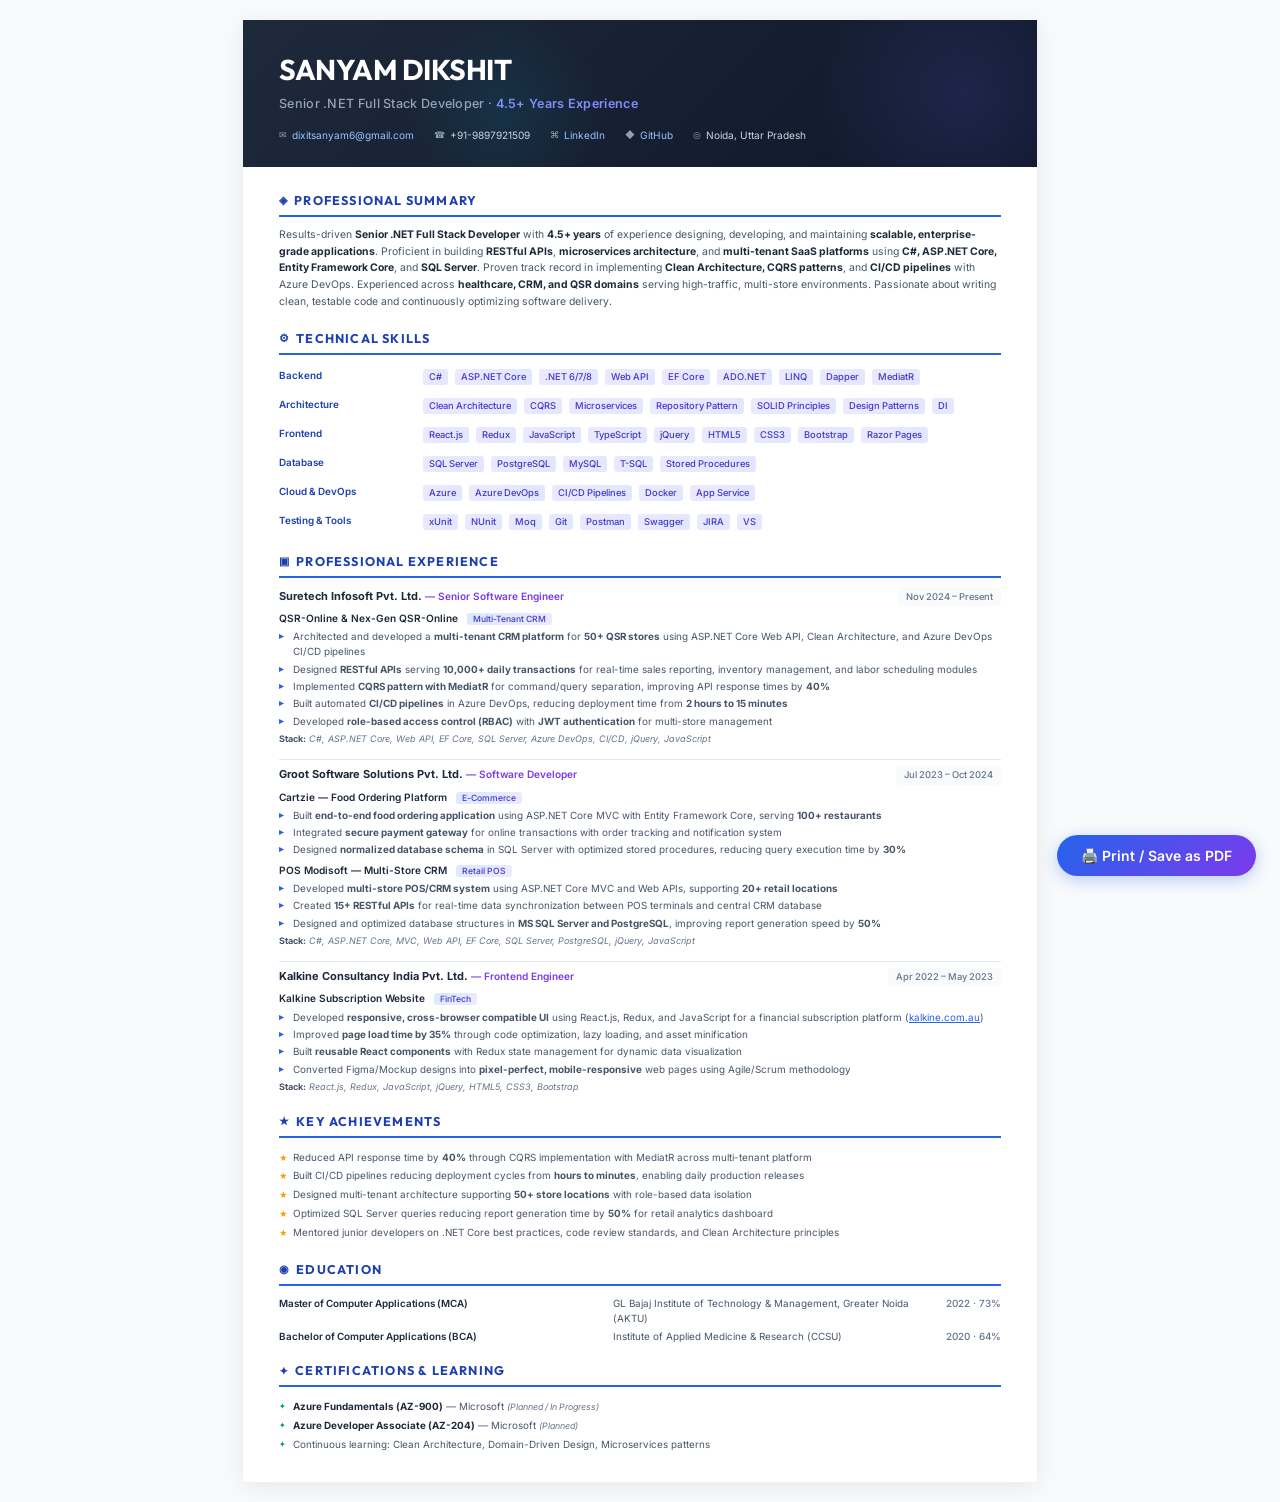
<file: resume/index.html>
<!DOCTYPE html>
<html lang="en">
<head>
    <meta charset="UTF-8">
    <meta name="viewport" content="width=device-width, initial-scale=1.0">
    <title>Sanyam Dikshit — Senior .NET Full Stack Developer</title>
    <link href="https://fonts.googleapis.com/css2?family=Inter:wght@400;500;600;700&family=Outfit:wght@600;700&display=swap" rel="stylesheet">
    <style>
        /* ========== RESET & BASE ========== */
        *, *::before, *::after {
            margin: 0;
            padding: 0;
            box-sizing: border-box;
        }

        :root {
            --primary: #2563eb;
            --primary-dark: #1e40af;
            --accent: #7c3aed;
            --text-primary: #1e293b;
            --text-secondary: #475569;
            --text-light: #64748b;
            --bg-white: #ffffff;
            --bg-light: #f8fafc;
            --border: #e2e8f0;
            --border-light: #f1f5f9;
            --success: #059669;
        }

        html {
            font-size: 11px;
        }

        body {
            font-family: 'Inter', -apple-system, BlinkMacSystemFont, 'Segoe UI', Roboto, sans-serif;
            color: var(--text-primary);
            line-height: 1.5;
            background: var(--bg-light);
        }

        /* ========== PRINT CONTAINER ========== */
        .resume {
            max-width: 794px; /* A4 width */
            margin: 20px auto;
            background: var(--bg-white);
            box-shadow: 0 4px 24px rgba(0, 0, 0, 0.08);
            border-radius: 2px;
        }

        /* ========== HEADER ========== */
        .header {
            background: linear-gradient(135deg, #1e293b 0%, #0f172a 100%);
            color: white;
            padding: 28px 36px 24px;
            position: relative;
            overflow: hidden;
        }

        .header::before {
            content: '';
            position: absolute;
            top: -50%;
            right: -10%;
            width: 300px;
            height: 300px;
            background: radial-gradient(circle, rgba(99, 102, 241, 0.15) 0%, transparent 70%);
            border-radius: 50%;
        }

        .header::after {
            content: '';
            position: absolute;
            bottom: -30%;
            left: 20%;
            width: 200px;
            height: 200px;
            background: radial-gradient(circle, rgba(6, 182, 212, 0.1) 0%, transparent 70%);
            border-radius: 50%;
        }

        .header-content {
            position: relative;
            z-index: 1;
        }

        .name {
            font-family: 'Outfit', sans-serif;
            font-size: 2.6rem;
            font-weight: 700;
            letter-spacing: -0.5px;
            margin-bottom: 4px;
        }

        .title {
            font-size: 1.15rem;
            font-weight: 500;
            color: #94a3b8;
            letter-spacing: 0.3px;
            margin-bottom: 14px;
        }

        .title .highlight {
            color: #818cf8;
            font-weight: 600;
        }

        .contact-row {
            display: flex;
            flex-wrap: wrap;
            gap: 8px 20px;
            font-size: 0.92rem;
            color: #cbd5e1;
        }

        .contact-row a {
            color: #93c5fd;
            text-decoration: none;
        }

        .contact-row a:hover {
            text-decoration: underline;
        }

        .contact-item {
            display: flex;
            align-items: center;
            gap: 5px;
        }

        .contact-icon {
            font-size: 0.85rem;
            opacity: 0.7;
        }

        /* ========== MAIN CONTENT ========== */
        .content {
            padding: 24px 36px 28px;
        }

        /* ========== SECTION ========== */
        .section {
            margin-bottom: 18px;
        }

        .section:last-child {
            margin-bottom: 0;
        }

        .section-title {
            font-family: 'Outfit', sans-serif;
            font-size: 1.15rem;
            font-weight: 700;
            color: var(--primary-dark);
            text-transform: uppercase;
            letter-spacing: 1.2px;
            padding-bottom: 5px;
            border-bottom: 2px solid var(--primary);
            margin-bottom: 10px;
            display: flex;
            align-items: center;
            gap: 6px;
        }

        .section-title .icon {
            font-size: 1rem;
        }

        /* ========== SUMMARY ========== */
        .summary {
            font-size: 0.95rem;
            color: var(--text-secondary);
            line-height: 1.6;
        }

        .summary strong {
            color: var(--text-primary);
        }

        /* ========== SKILLS ========== */
        .skills-grid {
            display: grid;
            grid-template-columns: 130px 1fr;
            gap: 5px 12px;
            font-size: 0.9rem;
        }

        .skill-category {
            font-weight: 600;
            color: var(--primary-dark);
            padding: 3px 0;
            white-space: nowrap;
        }

        .skill-values {
            color: var(--text-secondary);
            padding: 3px 0;
            line-height: 1.5;
        }

        .skill-values .key {
            background: linear-gradient(135deg, #ede9fe, #e0e7ff);
            color: #4338ca;
            padding: 1px 6px;
            border-radius: 3px;
            font-weight: 500;
            font-size: 0.85rem;
            display: inline-block;
            margin: 1px 2px;
        }

        /* ========== EXPERIENCE ========== */
        .job {
            margin-bottom: 14px;
            position: relative;
        }

        .job:last-child {
            margin-bottom: 0;
        }

        .job-header {
            display: flex;
            justify-content: space-between;
            align-items: flex-start;
            margin-bottom: 2px;
        }

        .company-name {
            font-weight: 700;
            font-size: 1rem;
            color: var(--text-primary);
        }

        .job-role {
            font-weight: 600;
            color: var(--accent);
            font-size: 0.92rem;
        }

        .job-duration {
            font-size: 0.85rem;
            color: var(--text-light);
            font-weight: 500;
            white-space: nowrap;
            background: var(--bg-light);
            padding: 2px 8px;
            border-radius: 4px;
        }

        .project-name {
            font-weight: 600;
            font-size: 0.92rem;
            color: var(--text-primary);
            margin: 5px 0 3px;
        }

        .project-name .tag {
            font-size: 0.78rem;
            background: linear-gradient(135deg, #dbeafe, #ede9fe);
            color: #4338ca;
            padding: 1px 6px;
            border-radius: 3px;
            font-weight: 500;
            margin-left: 6px;
        }

        .job-bullets {
            list-style: none;
            padding-left: 0;
        }

        .job-bullets li {
            font-size: 0.9rem;
            color: var(--text-secondary);
            line-height: 1.55;
            padding-left: 14px;
            position: relative;
            margin-bottom: 2px;
        }

        .job-bullets li::before {
            content: '▸';
            position: absolute;
            left: 0;
            color: var(--primary);
            font-weight: 700;
            font-size: 0.85rem;
        }

        .tech-stack {
            font-size: 0.82rem;
            color: var(--text-light);
            margin-top: 3px;
            font-style: italic;
        }

        .tech-stack strong {
            color: var(--text-secondary);
            font-style: normal;
        }

        /* ========== EDUCATION ========== */
        .edu-grid {
            display: grid;
            grid-template-columns: 1fr 1fr auto;
            gap: 3px 16px;
            font-size: 0.9rem;
        }

        .edu-degree {
            font-weight: 600;
            color: var(--text-primary);
        }

        .edu-institution {
            color: var(--text-secondary);
        }

        .edu-year {
            color: var(--text-light);
            font-weight: 500;
            text-align: right;
        }

        /* ========== CERTIFICATIONS ========== */
        .cert-list {
            list-style: none;
            font-size: 0.9rem;
        }

        .cert-list li {
            padding: 2px 0;
            color: var(--text-secondary);
            padding-left: 14px;
            position: relative;
        }

        .cert-list li::before {
            content: '✦';
            position: absolute;
            left: 0;
            color: var(--success);
            font-size: 0.7rem;
            top: 4px;
        }

        .cert-list li strong {
            color: var(--text-primary);
        }

        .cert-planned {
            font-size: 0.8rem;
            color: var(--text-light);
            font-style: italic;
        }

        /* ========== ACHIEVEMENTS ========== */
        .achievements-list {
            list-style: none;
            font-size: 0.9rem;
        }

        .achievements-list li {
            padding: 2px 0 2px 14px;
            color: var(--text-secondary);
            position: relative;
        }

        .achievements-list li::before {
            content: '★';
            position: absolute;
            left: 0;
            color: #f59e0b;
            font-size: 0.75rem;
            top: 4px;
        }

        /* ========== DIVIDER ========== */
        .divider {
            height: 1px;
            background: var(--border);
            margin: 6px 0;
        }

        /* ========== PRINT STYLES ========== */
        @media print {
            html {
                font-size: 10.5px;
            }

            body {
                background: white;
            }

            .resume {
                box-shadow: none;
                margin: 0;
                max-width: 100%;
            }

            .header {
                -webkit-print-color-adjust: exact;
                print-color-adjust: exact;
                padding: 24px 32px 20px;
            }

            .content {
                padding: 20px 32px 24px;
            }

            .no-print {
                display: none;
            }

            .section {
                break-inside: avoid;
            }

            .job {
                break-inside: avoid;
            }
        }

        /* ========== PRINT BUTTON ========== */
        .print-btn {
            position: fixed;
            bottom: 24px;
            right: 24px;
            background: linear-gradient(135deg, var(--primary), var(--accent));
            color: white;
            border: none;
            padding: 12px 24px;
            border-radius: 50px;
            font-family: 'Inter', sans-serif;
            font-size: 14px;
            font-weight: 600;
            cursor: pointer;
            box-shadow: 0 4px 16px rgba(37, 99, 235, 0.3);
            transition: all 0.3s ease;
            z-index: 1000;
            display: flex;
            align-items: center;
            gap: 8px;
        }

        .print-btn:hover {
            transform: translateY(-2px);
            box-shadow: 0 6px 24px rgba(37, 99, 235, 0.4);
        }
    </style>
</head>
<body>
    <div class="resume">
        <!-- ===== HEADER ===== -->
        <div class="header">
            <div class="header-content">
                <h1 class="name">SANYAM DIKSHIT</h1>
                <div class="title">Senior .NET Full Stack Developer · <span class="highlight">4.5+ Years Experience</span></div>
                <div class="contact-row">
                    <span class="contact-item">
                        <span class="contact-icon">✉</span>
                        <a href="mailto:dixitsanyam6@gmail.com">dixitsanyam6@gmail.com</a>
                    </span>
                    <span class="contact-item">
                        <span class="contact-icon">☎</span>
                        +91-9897921509
                    </span>
                    <span class="contact-item">
                        <span class="contact-icon">⌘</span>
                        <a href="https://www.linkedin.com/in/sanyam-tyagi-dikshit-758a39183/" target="_blank">LinkedIn</a>
                    </span>
                    <span class="contact-item">
                        <span class="contact-icon">◆</span>
                        <a href="https://github.com/codeODINN" target="_blank">GitHub</a>
                    </span>
                    <span class="contact-item">
                        <span class="contact-icon">◎</span>
                        Noida, Uttar Pradesh
                    </span>
                </div>
            </div>
        </div>

        <!-- ===== CONTENT ===== -->
        <div class="content">
            <!-- SUMMARY -->
            <section class="section">
                <h2 class="section-title"><span class="icon">◈</span> Professional Summary</h2>
                <p class="summary">
                    Results-driven <strong>Senior .NET Full Stack Developer</strong> with <strong>4.5+ years</strong> of experience designing, developing, and maintaining <strong>scalable, enterprise-grade applications</strong>. Proficient in building <strong>RESTful APIs</strong>, <strong>microservices architecture</strong>, and <strong>multi-tenant SaaS platforms</strong> using <strong>C#, ASP.NET Core, Entity Framework Core</strong>, and <strong>SQL Server</strong>. Proven track record in implementing <strong>Clean Architecture, CQRS patterns</strong>, and <strong>CI/CD pipelines</strong> with Azure DevOps. Experienced across <strong>healthcare, CRM, and QSR domains</strong> serving high-traffic, multi-store environments. Passionate about writing clean, testable code and continuously optimizing software delivery.
                </p>
            </section>

            <!-- TECHNICAL SKILLS -->
            <section class="section">
                <h2 class="section-title"><span class="icon">⚙</span> Technical Skills</h2>
                <div class="skills-grid">
                    <span class="skill-category">Backend</span>
                    <span class="skill-values">
                        <span class="key">C#</span>
                        <span class="key">ASP.NET Core</span>
                        <span class="key">.NET 6/7/8</span>
                        <span class="key">Web API</span>
                        <span class="key">EF Core</span>
                        <span class="key">ADO.NET</span>
                        <span class="key">LINQ</span>
                        <span class="key">Dapper</span>
                        <span class="key">MediatR</span>
                    </span>

                    <span class="skill-category">Architecture</span>
                    <span class="skill-values">
                        <span class="key">Clean Architecture</span>
                        <span class="key">CQRS</span>
                        <span class="key">Microservices</span>
                        <span class="key">Repository Pattern</span>
                        <span class="key">SOLID Principles</span>
                        <span class="key">Design Patterns</span>
                        <span class="key">DI</span>
                    </span>

                    <span class="skill-category">Frontend</span>
                    <span class="skill-values">
                        <span class="key">React.js</span>
                        <span class="key">Redux</span>
                        <span class="key">JavaScript</span>
                        <span class="key">TypeScript</span>
                        <span class="key">jQuery</span>
                        <span class="key">HTML5</span>
                        <span class="key">CSS3</span>
                        <span class="key">Bootstrap</span>
                        <span class="key">Razor Pages</span>
                    </span>

                    <span class="skill-category">Database</span>
                    <span class="skill-values">
                        <span class="key">SQL Server</span>
                        <span class="key">PostgreSQL</span>
                        <span class="key">MySQL</span>
                        <span class="key">T-SQL</span>
                        <span class="key">Stored Procedures</span>
                    </span>

                    <span class="skill-category">Cloud & DevOps</span>
                    <span class="skill-values">
                        <span class="key">Azure</span>
                        <span class="key">Azure DevOps</span>
                        <span class="key">CI/CD Pipelines</span>
                        <span class="key">Docker</span>
                        <span class="key">App Service</span>
                    </span>

                    <span class="skill-category">Testing & Tools</span>
                    <span class="skill-values">
                        <span class="key">xUnit</span>
                        <span class="key">NUnit</span>
                        <span class="key">Moq</span>
                        <span class="key">Git</span>
                        <span class="key">Postman</span>
                        <span class="key">Swagger</span>
                        <span class="key">JIRA</span>
                        <span class="key">VS</span>
                    </span>
                </div>
            </section>

            <!-- EXPERIENCE -->
            <section class="section">
                <h2 class="section-title"><span class="icon">▣</span> Professional Experience</h2>

                <!-- Job 1 -->
                <div class="job">
                    <div class="job-header">
                        <div>
                            <span class="company-name">Suretech Infosoft Pvt. Ltd.</span>
                            <span class="job-role"> — Senior Software Engineer</span>
                        </div>
                        <span class="job-duration">Nov 2024 – Present</span>
                    </div>
                    <div class="project-name">QSR-Online & Nex-Gen QSR-Online <span class="tag">Multi-Tenant CRM</span></div>
                    <ul class="job-bullets">
                        <li>Architected and developed a <strong>multi-tenant CRM platform</strong> for <strong>50+ QSR stores</strong> using ASP.NET Core Web API, Clean Architecture, and Azure DevOps CI/CD pipelines</li>
                        <li>Designed <strong>RESTful APIs</strong> serving <strong>10,000+ daily transactions</strong> for real-time sales reporting, inventory management, and labor scheduling modules</li>
                        <li>Implemented <strong>CQRS pattern with MediatR</strong> for command/query separation, improving API response times by <strong>40%</strong></li>
                        <li>Built automated <strong>CI/CD pipelines</strong> in Azure DevOps, reducing deployment time from <strong>2 hours to 15 minutes</strong></li>
                        <li>Developed <strong>role-based access control (RBAC)</strong> with <strong>JWT authentication</strong> for multi-store management</li>
                    </ul>
                    <div class="tech-stack"><strong>Stack:</strong> C#, ASP.NET Core, Web API, EF Core, SQL Server, Azure DevOps, CI/CD, jQuery, JavaScript</div>
                </div>

                <div class="divider"></div>

                <!-- Job 2 -->
                <div class="job">
                    <div class="job-header">
                        <div>
                            <span class="company-name">Groot Software Solutions Pvt. Ltd.</span>
                            <span class="job-role"> — Software Developer</span>
                        </div>
                        <span class="job-duration">Jul 2023 – Oct 2024</span>
                    </div>

                    <div class="project-name">Cartzie — Food Ordering Platform <span class="tag">E-Commerce</span></div>
                    <ul class="job-bullets">
                        <li>Built <strong>end-to-end food ordering application</strong> using ASP.NET Core MVC with Entity Framework Core, serving <strong>100+ restaurants</strong></li>
                        <li>Integrated <strong>secure payment gateway</strong> for online transactions with order tracking and notification system</li>
                        <li>Designed <strong>normalized database schema</strong> in SQL Server with optimized stored procedures, reducing query execution time by <strong>30%</strong></li>
                    </ul>

                    <div class="project-name">POS Modisoft — Multi-Store CRM <span class="tag">Retail POS</span></div>
                    <ul class="job-bullets">
                        <li>Developed <strong>multi-store POS/CRM system</strong> using ASP.NET Core MVC and Web APIs, supporting <strong>20+ retail locations</strong></li>
                        <li>Created <strong>15+ RESTful APIs</strong> for real-time data synchronization between POS terminals and central CRM database</li>
                        <li>Designed and optimized database structures in <strong>MS SQL Server and PostgreSQL</strong>, improving report generation speed by <strong>50%</strong></li>
                    </ul>
                    <div class="tech-stack"><strong>Stack:</strong> C#, ASP.NET Core, MVC, Web API, EF Core, SQL Server, PostgreSQL, jQuery, JavaScript</div>
                </div>

                <div class="divider"></div>

                <!-- Job 3 -->
                <div class="job">
                    <div class="job-header">
                        <div>
                            <span class="company-name">Kalkine Consultancy India Pvt. Ltd.</span>
                            <span class="job-role"> — Frontend Engineer</span>
                        </div>
                        <span class="job-duration">Apr 2022 – May 2023</span>
                    </div>
                    <div class="project-name">Kalkine Subscription Website <span class="tag">FinTech</span></div>
                    <ul class="job-bullets">
                        <li>Developed <strong>responsive, cross-browser compatible UI</strong> using React.js, Redux, and JavaScript for a financial subscription platform (<a href="https://kalkine.com.au/" style="color: var(--primary);">kalkine.com.au</a>)</li>
                        <li>Improved <strong>page load time by 35%</strong> through code optimization, lazy loading, and asset minification</li>
                        <li>Built <strong>reusable React components</strong> with Redux state management for dynamic data visualization</li>
                        <li>Converted Figma/Mockup designs into <strong>pixel-perfect, mobile-responsive</strong> web pages using Agile/Scrum methodology</li>
                    </ul>
                    <div class="tech-stack"><strong>Stack:</strong> React.js, Redux, JavaScript, jQuery, HTML5, CSS3, Bootstrap</div>
                </div>
            </section>

            <!-- KEY ACHIEVEMENTS -->
            <section class="section">
                <h2 class="section-title"><span class="icon">★</span> Key Achievements</h2>
                <ul class="achievements-list">
                    <li>Reduced API response time by <strong>40%</strong> through CQRS implementation with MediatR across multi-tenant platform</li>
                    <li>Built CI/CD pipelines reducing deployment cycles from <strong>hours to minutes</strong>, enabling daily production releases</li>
                    <li>Designed multi-tenant architecture supporting <strong>50+ store locations</strong> with role-based data isolation</li>
                    <li>Optimized SQL Server queries reducing report generation time by <strong>50%</strong> for retail analytics dashboard</li>
                    <li>Mentored junior developers on .NET Core best practices, code review standards, and Clean Architecture principles</li>
                </ul>
            </section>

            <!-- EDUCATION -->
            <section class="section">
                <h2 class="section-title"><span class="icon">◉</span> Education</h2>
                <div class="edu-grid">
                    <span class="edu-degree">Master of Computer Applications (MCA)</span>
                    <span class="edu-institution">GL Bajaj Institute of Technology & Management, Greater Noida (AKTU)</span>
                    <span class="edu-year">2022 · 73%</span>

                    <span class="edu-degree">Bachelor of Computer Applications (BCA)</span>
                    <span class="edu-institution">Institute of Applied Medicine & Research (CCSU)</span>
                    <span class="edu-year">2020 · 64%</span>
                </div>
            </section>

            <!-- CERTIFICATIONS -->
            <section class="section">
                <h2 class="section-title"><span class="icon">✦</span> Certifications & Learning</h2>
                <ul class="cert-list">
                    <li><strong>Azure Fundamentals (AZ-900)</strong> — Microsoft <span class="cert-planned">(Planned / In Progress)</span></li>
                    <li><strong>Azure Developer Associate (AZ-204)</strong> — Microsoft <span class="cert-planned">(Planned)</span></li>
                    <li>Continuous learning: Clean Architecture, Domain-Driven Design, Microservices patterns</li>
                </ul>
            </section>
        </div>
    </div>

    <!-- Print Button -->
    <button class="print-btn no-print" onclick="window.print()">
        🖨️ Print / Save as PDF
    </button>
</body>
</html>
</file>
